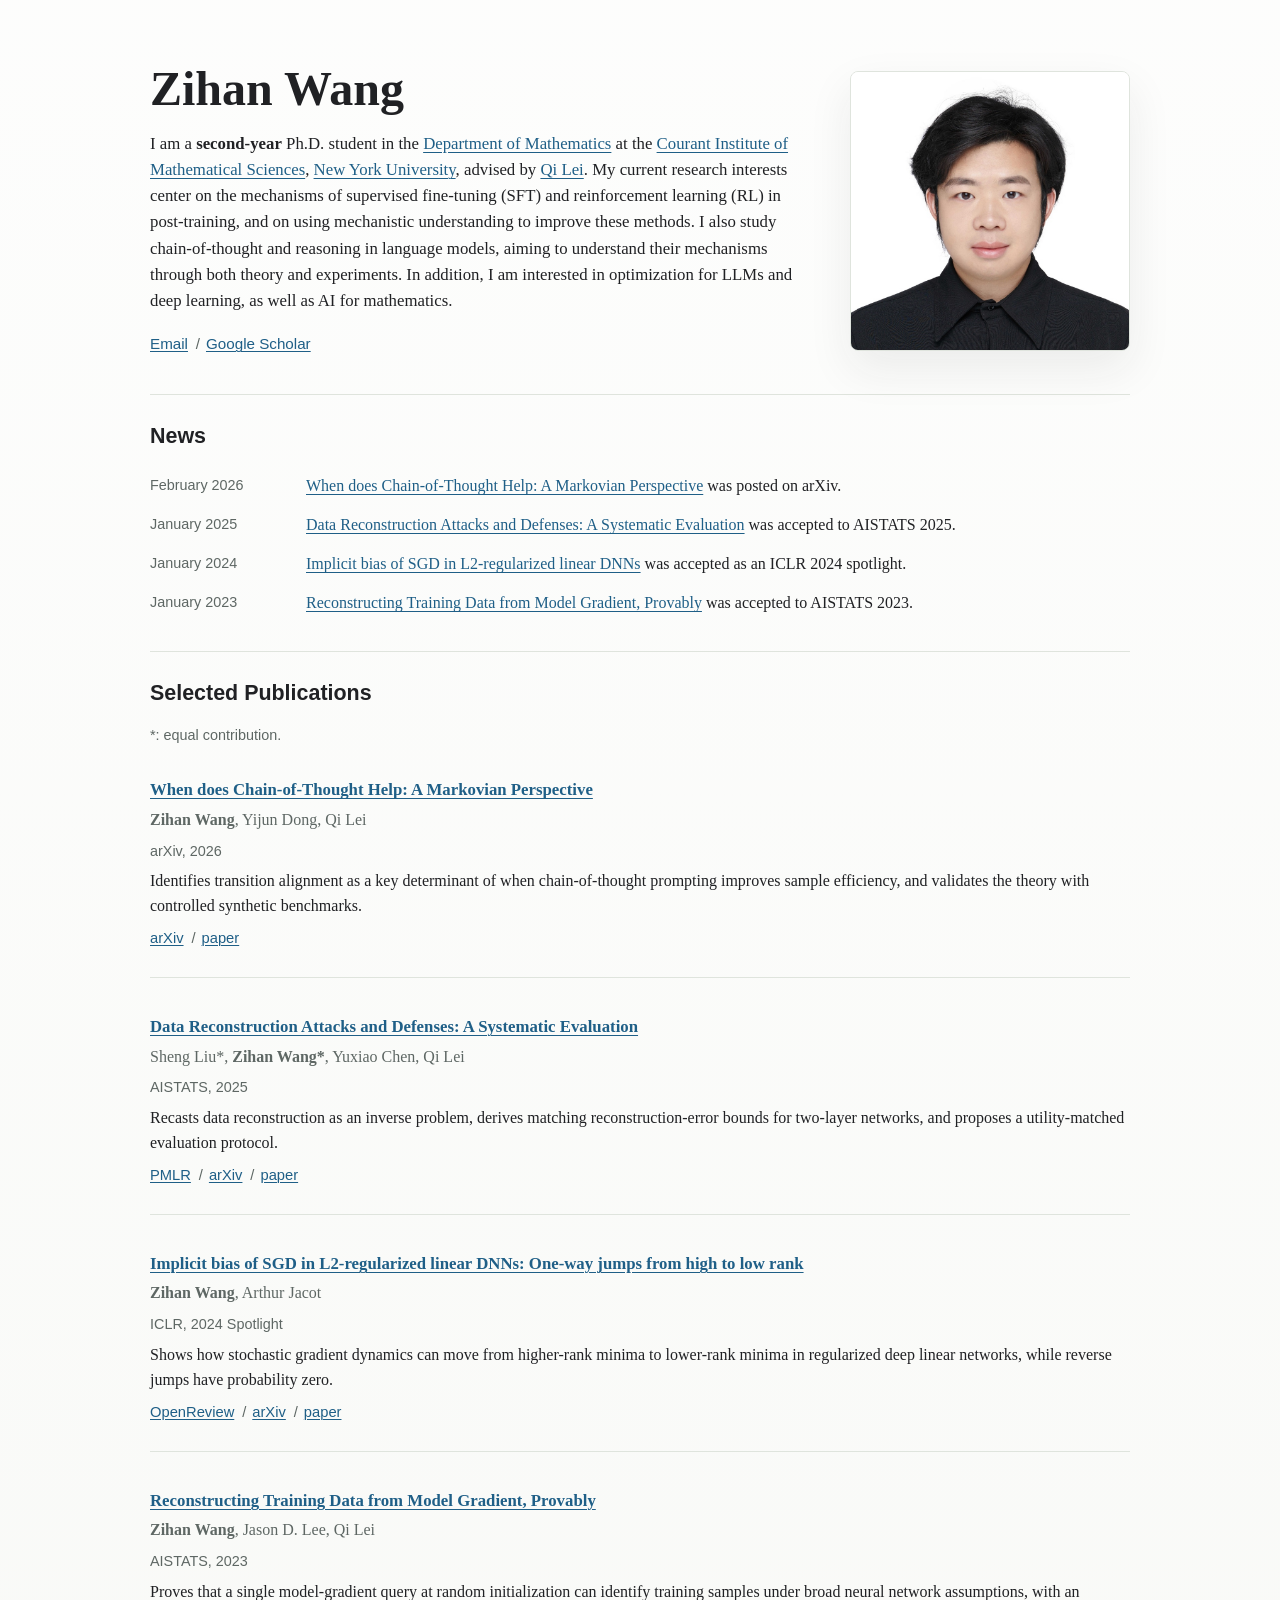
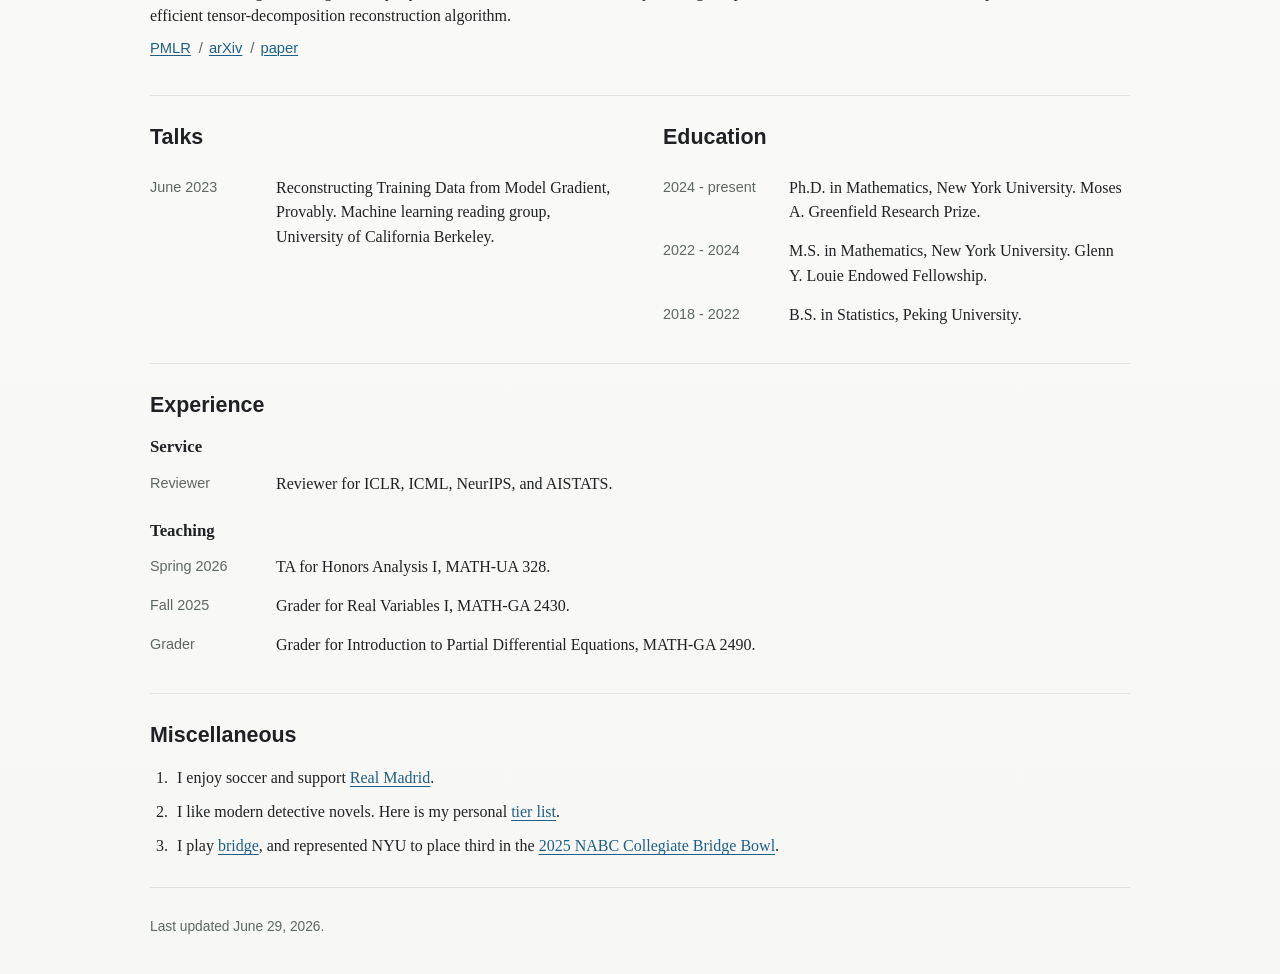
<file: index.html>
<!doctype html>
<html lang="en">
  <head>
    <meta charset="utf-8">
    <meta name="viewport" content="width=device-width, initial-scale=1">
    <title>Zihan Wang</title>
    <meta
      name="description"
      content="Zihan Wang is a Ph.D. student in Mathematics at NYU Courant studying mechanisms of LLM post-training, reasoning, optimization, and AI for math."
    >
    <link rel="canonical" href="https://wzh0719.github.io/">
    <meta property="og:title" content="Zihan Wang">
    <meta
      property="og:description"
      content="Ph.D. student in Mathematics at NYU Courant studying mechanisms of LLM post-training, reasoning, optimization, and AI for math."
    >
    <meta property="og:type" content="profile">
    <meta property="og:url" content="https://wzh0719.github.io/">
    <meta property="og:image" content="https://wzh0719.github.io/assets/profile.jpg">
    <script type="application/ld+json">
      {
        "@context": "https://schema.org",
        "@type": "Person",
        "name": "Zihan Wang",
        "url": "https://wzh0719.github.io/",
        "image": "https://wzh0719.github.io/assets/profile.jpg",
        "email": "mailto:zw3508@nyu.edu",
        "affiliation": {
          "@type": "CollegeOrUniversity",
          "name": "New York University",
          "url": "https://www.nyu.edu/"
        },
        "alumniOf": [
          {
            "@type": "CollegeOrUniversity",
            "name": "Peking University",
            "url": "https://english.pku.edu.cn/"
          }
        ],
        "sameAs": [
          "https://scholar.google.com/citations?user=ZBF2zKMAAAAJ&hl=en"
        ]
      }
    </script>
    <link rel="stylesheet" href="stylesheet.css">
  </head>
  <body>
    <main class="page">
      <header class="hero" id="top">
        <div class="intro">
          <h1>Zihan Wang</h1>
          <p>
            I am a <strong>second-year</strong> Ph.D. student in the
            <a href="https://math.nyu.edu/">Department of Mathematics</a> at
            the <a href="https://cims.nyu.edu/">Courant Institute of Mathematical Sciences</a>,
            <a href="https://www.nyu.edu/">New York University</a>, advised by
            <a href="https://cecilialeiqi.github.io/">Qi Lei</a>.
            My current research interests center on the mechanisms of
            supervised fine-tuning (SFT) and reinforcement learning (RL) in
            post-training, and on using mechanistic understanding to improve
            these methods. I also study
            chain-of-thought and reasoning in language models, aiming to
            understand their mechanisms through both theory and experiments.
            In addition, I am interested in optimization for LLMs and deep
            learning, as well as AI for mathematics.
          </p>
          <nav class="links" aria-label="Primary links">
            <a href="mailto:zw3508@nyu.edu">Email</a>
            <a href="https://scholar.google.com/citations?user=ZBF2zKMAAAAJ&hl=en">Google Scholar</a>
          </nav>
        </div>
        <figure class="hero-media">
          <img src="assets/profile.jpg" alt="Portrait of Zihan Wang">
        </figure>
      </header>

      <section class="section" aria-labelledby="news-heading">
        <h2 id="news-heading">News</h2>
        <ul class="news-list">
          <li>
            <time datetime="2026-02">February 2026</time>
            <span>
              <a href="https://arxiv.org/abs/2603.00306">When does Chain-of-Thought Help: A Markovian Perspective</a>
              was posted on arXiv.
            </span>
          </li>
          <li>
            <time datetime="2025-01">January 2025</time>
            <span>
              <a href="https://proceedings.mlr.press/v258/liu25b.html">Data Reconstruction Attacks and Defenses: A Systematic Evaluation</a>
              was accepted to AISTATS 2025.
            </span>
          </li>
          <li>
            <time datetime="2024-01">January 2024</time>
            <span>
              <a href="https://arxiv.org/abs/2305.16038">Implicit bias of SGD in L2-regularized linear DNNs</a>
              was accepted as an ICLR 2024 spotlight.
            </span>
          </li>
          <li>
            <time datetime="2023-01">January 2023</time>
            <span>
              <a href="https://proceedings.mlr.press/v206/wang23g.html">Reconstructing Training Data from Model Gradient, Provably</a>
              was accepted to AISTATS 2023.
            </span>
          </li>
        </ul>
      </section>

      <section class="section" aria-labelledby="publications-heading">
        <h2 id="publications-heading">Selected Publications</h2>
        <p class="note">*: equal contribution.</p>
        <div class="publication-list">
          <article class="publication">
            <div class="pub-body">
              <h3>
                <a href="https://arxiv.org/abs/2603.00306">When does Chain-of-Thought Help: A Markovian Perspective</a>
              </h3>
              <p class="authors"><strong>Zihan Wang</strong>, Yijun Dong, Qi Lei</p>
              <p class="venue">arXiv, 2026</p>
              <p>
                Identifies transition alignment as a key determinant of when
                chain-of-thought prompting improves sample efficiency, and
                validates the theory with controlled synthetic benchmarks.
              </p>
              <p class="pub-links">
                <a href="https://arxiv.org/abs/2603.00306">arXiv</a>
                <a href="https://arxiv.org/pdf/2603.00306">paper</a>
              </p>
            </div>
          </article>

          <article class="publication">
            <div class="pub-body">
              <h3>
                <a href="https://proceedings.mlr.press/v258/liu25b.html">Data Reconstruction Attacks and Defenses: A Systematic Evaluation</a>
              </h3>
              <p class="authors">Sheng Liu*, <strong>Zihan Wang*</strong>, Yuxiao Chen, Qi Lei</p>
              <p class="venue">AISTATS, 2025</p>
              <p>
                Recasts data reconstruction as an inverse problem, derives
                matching reconstruction-error bounds for two-layer networks,
                and proposes a utility-matched evaluation protocol.
              </p>
              <p class="pub-links">
                <a href="https://proceedings.mlr.press/v258/liu25b.html">PMLR</a>
                <a href="https://arxiv.org/abs/2402.09478">arXiv</a>
                <a href="https://raw.githubusercontent.com/mlresearch/v258/main/assets/liu25b/liu25b.pdf">paper</a>
              </p>
            </div>
          </article>

          <article class="publication">
            <div class="pub-body">
              <h3>
                <a href="https://arxiv.org/abs/2305.16038">Implicit bias of SGD in L2-regularized linear DNNs: One-way jumps from high to low rank</a>
              </h3>
              <p class="authors"><strong>Zihan Wang</strong>, Arthur Jacot</p>
              <p class="venue">ICLR, 2024 Spotlight</p>
              <p>
                Shows how stochastic gradient dynamics can move from
                higher-rank minima to lower-rank minima in regularized deep
                linear networks, while reverse jumps have probability zero.
              </p>
              <p class="pub-links">
                <a href="https://openreview.net/forum?id=P1aobHnjjj">OpenReview</a>
                <a href="https://arxiv.org/abs/2305.16038">arXiv</a>
                <a href="https://arxiv.org/pdf/2305.16038">paper</a>
              </p>
            </div>
          </article>

          <article class="publication">
            <div class="pub-body">
              <h3>
                <a href="https://proceedings.mlr.press/v206/wang23g.html">Reconstructing Training Data from Model Gradient, Provably</a>
              </h3>
              <p class="authors"><strong>Zihan Wang</strong>, Jason D. Lee, Qi Lei</p>
              <p class="venue">AISTATS, 2023</p>
              <p>
                Proves that a single model-gradient query at random
                initialization can identify training samples under broad neural
                network assumptions, with an efficient tensor-decomposition
                reconstruction algorithm.
              </p>
              <p class="pub-links">
                <a href="https://proceedings.mlr.press/v206/wang23g.html">PMLR</a>
                <a href="https://arxiv.org/abs/2212.03714">arXiv</a>
                <a href="https://proceedings.mlr.press/v206/wang23g/wang23g.pdf">paper</a>
              </p>
            </div>
          </article>
        </div>
      </section>

      <section class="section two-column" aria-labelledby="more-heading">
        <div>
          <h2 id="more-heading">Talks</h2>
          <ul class="compact-list">
            <li>
              <span class="meta">June 2023</span>
              Reconstructing Training Data from Model Gradient, Provably.
              Machine learning reading group, University of California Berkeley.
            </li>
          </ul>
        </div>
        <div>
          <h2>Education</h2>
          <ul class="compact-list">
            <li>
              <span class="meta">2024 - present</span>
              Ph.D. in Mathematics, New York University. Moses A. Greenfield
              Research Prize.
            </li>
            <li>
              <span class="meta">2022 - 2024</span>
              M.S. in Mathematics, New York University. Glenn Y. Louie Endowed
              Fellowship.
            </li>
            <li>
              <span class="meta">2018 - 2022</span>
              B.S. in Statistics, Peking University.
            </li>
          </ul>
        </div>
      </section>

      <section class="section" aria-labelledby="experience-heading">
        <h2 id="experience-heading">Experience</h2>
        <h3>Service</h3>
        <ul class="compact-list">
          <li>
            <span class="meta">Reviewer</span>
            Reviewer for ICLR, ICML, NeurIPS, and AISTATS.
          </li>
        </ul>
        <h3>Teaching</h3>
        <ul class="compact-list">
          <li>
            <span class="meta">Spring 2026</span>
            TA for Honors Analysis I, MATH-UA 328.
          </li>
          <li>
            <span class="meta">Fall 2025</span>
            Grader for Real Variables I, MATH-GA 2430.
          </li>
          <li>
            <span class="meta">Grader</span>
            Grader for Introduction to Partial Differential Equations, MATH-GA 2490.
          </li>
        </ul>
      </section>

      <section class="section" aria-labelledby="misc-heading">
        <h2 id="misc-heading">Miscellaneous</h2>
        <ol class="misc-list">
          <li>
            I enjoy soccer and support
            <a href="https://www.realmadrid.com/en-US">Real Madrid</a>.
          </li>
          <li>
            I like modern detective novels. Here is my personal
            <a href="https://tiermaker.com/list/books/japanese-new-mystery-fictions-continuously-updating-17485995/6281175">tier list</a>.
          </li>
          <li>
            I play <a href="https://www.acbl.org/">bridge</a>, and represented NYU
            to place third in the
            <a href="https://www.acbl.org/portfolio/bridge-bowl/">2025 NABC Collegiate Bridge Bowl</a>.
          </li>
        </ol>
      </section>

      <footer class="footer">
        <p>
          Last updated June 29, 2026.
        </p>
      </footer>
    </main>
  </body>
</html>
</file>
<file: stylesheet.css>
:root {
  color-scheme: light;
  --bg: #f7f8f5;
  --paper: #ffffff;
  --ink: #202124;
  --muted: #5e6764;
  --line: #dfe4dd;
  --blue: #255f85;
  --coral: #d4553f;
  --teal: #0f8b8d;
  --gold: #d69d00;
  --link: #1f5f87;
  --link-hover: #b74230;
  --shadow: 0 18px 45px rgba(32, 33, 36, 0.08);
}

* {
  box-sizing: border-box;
}

html {
  scroll-behavior: smooth;
}

body {
  margin: 0;
  background:
    linear-gradient(180deg, rgba(255, 255, 255, 0.72), rgba(247, 248, 245, 0.95)),
    var(--bg);
  color: var(--ink);
  font-family: Georgia, "Times New Roman", serif;
  font-size: 16px;
  line-height: 1.56;
}

a {
  color: var(--link);
  text-decoration-thickness: 1px;
  text-underline-offset: 0.16em;
}

a:hover,
a:focus-visible {
  color: var(--link-hover);
}

.page {
  width: min(100% - 36px, 980px);
  margin: 0 auto;
  padding: 42px 0 36px;
}

.hero {
  display: grid;
  grid-template-columns: minmax(0, 1fr) 280px;
  gap: 44px;
  align-items: center;
  padding: 22px 0 36px;
}

h1,
h2,
h3,
p {
  margin-top: 0;
}

h1 {
  margin-bottom: 16px;
  font-size: 3rem;
  line-height: 1.06;
  font-weight: 700;
}

h2 {
  margin-bottom: 18px;
  color: var(--ink);
  font-family: Arial, Helvetica, sans-serif;
  font-size: 1.34rem;
  line-height: 1.22;
}

h3 {
  margin-bottom: 5px;
  font-size: 1.05rem;
  line-height: 1.34;
}

.section h3 {
  margin: 16px 0 6px;
}

.intro p {
  max-width: 650px;
  margin-bottom: 16px;
  font-size: 1.05rem;
}

.links {
  display: flex;
  flex-wrap: wrap;
  gap: 0;
  font-family: Arial, Helvetica, sans-serif;
  font-size: 0.95rem;
}

.links a {
  position: relative;
  display: inline-flex;
  align-items: center;
  min-height: 28px;
  margin-right: 18px;
  white-space: nowrap;
}

.links a:not(:last-child)::after {
  content: "/";
  position: absolute;
  right: -12px;
  color: var(--muted);
}

.hero-media {
  margin: 0;
}

.hero-media img {
  display: block;
  width: 100%;
  aspect-ratio: 1 / 1;
  object-fit: cover;
  object-position: center;
  border: 1px solid var(--line);
  border-radius: 8px;
  box-shadow: var(--shadow);
}

.section {
  padding: 28px 0;
  border-top: 1px solid var(--line);
}

.news-list,
.compact-list,
.misc-list {
  list-style: none;
  margin: 0;
  padding: 0;
}

.news-list li,
.compact-list li {
  display: grid;
  grid-template-columns: 140px minmax(0, 1fr);
  gap: 16px;
  padding: 7px 0;
}

time,
.meta,
.venue,
.note {
  color: var(--muted);
  font-family: Arial, Helvetica, sans-serif;
  font-size: 0.9rem;
}

.publication-list {
  display: grid;
  gap: 20px;
}

.publication {
  display: block;
  padding: 2px 0 0;
}

.publication + .publication {
  border-top: 1px solid var(--line);
  padding-top: 22px;
}

.publication p {
  margin-bottom: 7px;
}

.authors,
.venue {
  margin-bottom: 4px;
}

.authors {
  color: var(--muted);
}

.pub-links {
  display: flex;
  flex-wrap: wrap;
  gap: 0;
  margin-top: 8px;
  font-family: Arial, Helvetica, sans-serif;
  font-size: 0.92rem;
}

.pub-links a {
  position: relative;
  margin-right: 18px;
}

.pub-links a:not(:last-child)::after {
  content: "/";
  position: absolute;
  right: -12px;
  color: var(--muted);
}

.two-column {
  display: grid;
  grid-template-columns: minmax(0, 1fr) minmax(0, 1fr);
  gap: 46px;
}

.compact-list li {
  grid-template-columns: 110px minmax(0, 1fr);
}

.misc-list {
  display: grid;
  gap: 9px;
  list-style: decimal;
  padding-left: 22px;
}

.misc-list li {
  padding-left: 5px;
}

.footer {
  padding: 28px 0 0;
  border-top: 1px solid var(--line);
  color: var(--muted);
  font-family: Arial, Helvetica, sans-serif;
  font-size: 0.86rem;
}

.footer p {
  margin-bottom: 0;
}

@media (max-width: 760px) {
  .page {
    width: min(100% - 28px, 980px);
    padding-top: 26px;
  }

  .hero {
    grid-template-columns: 1fr;
    gap: 24px;
  }

  .hero-media {
    max-width: 320px;
  }

  h1 {
    font-size: 2.35rem;
  }

  .news-list li,
  .compact-list li,
  .two-column {
    grid-template-columns: 1fr;
  }
}
</file>
